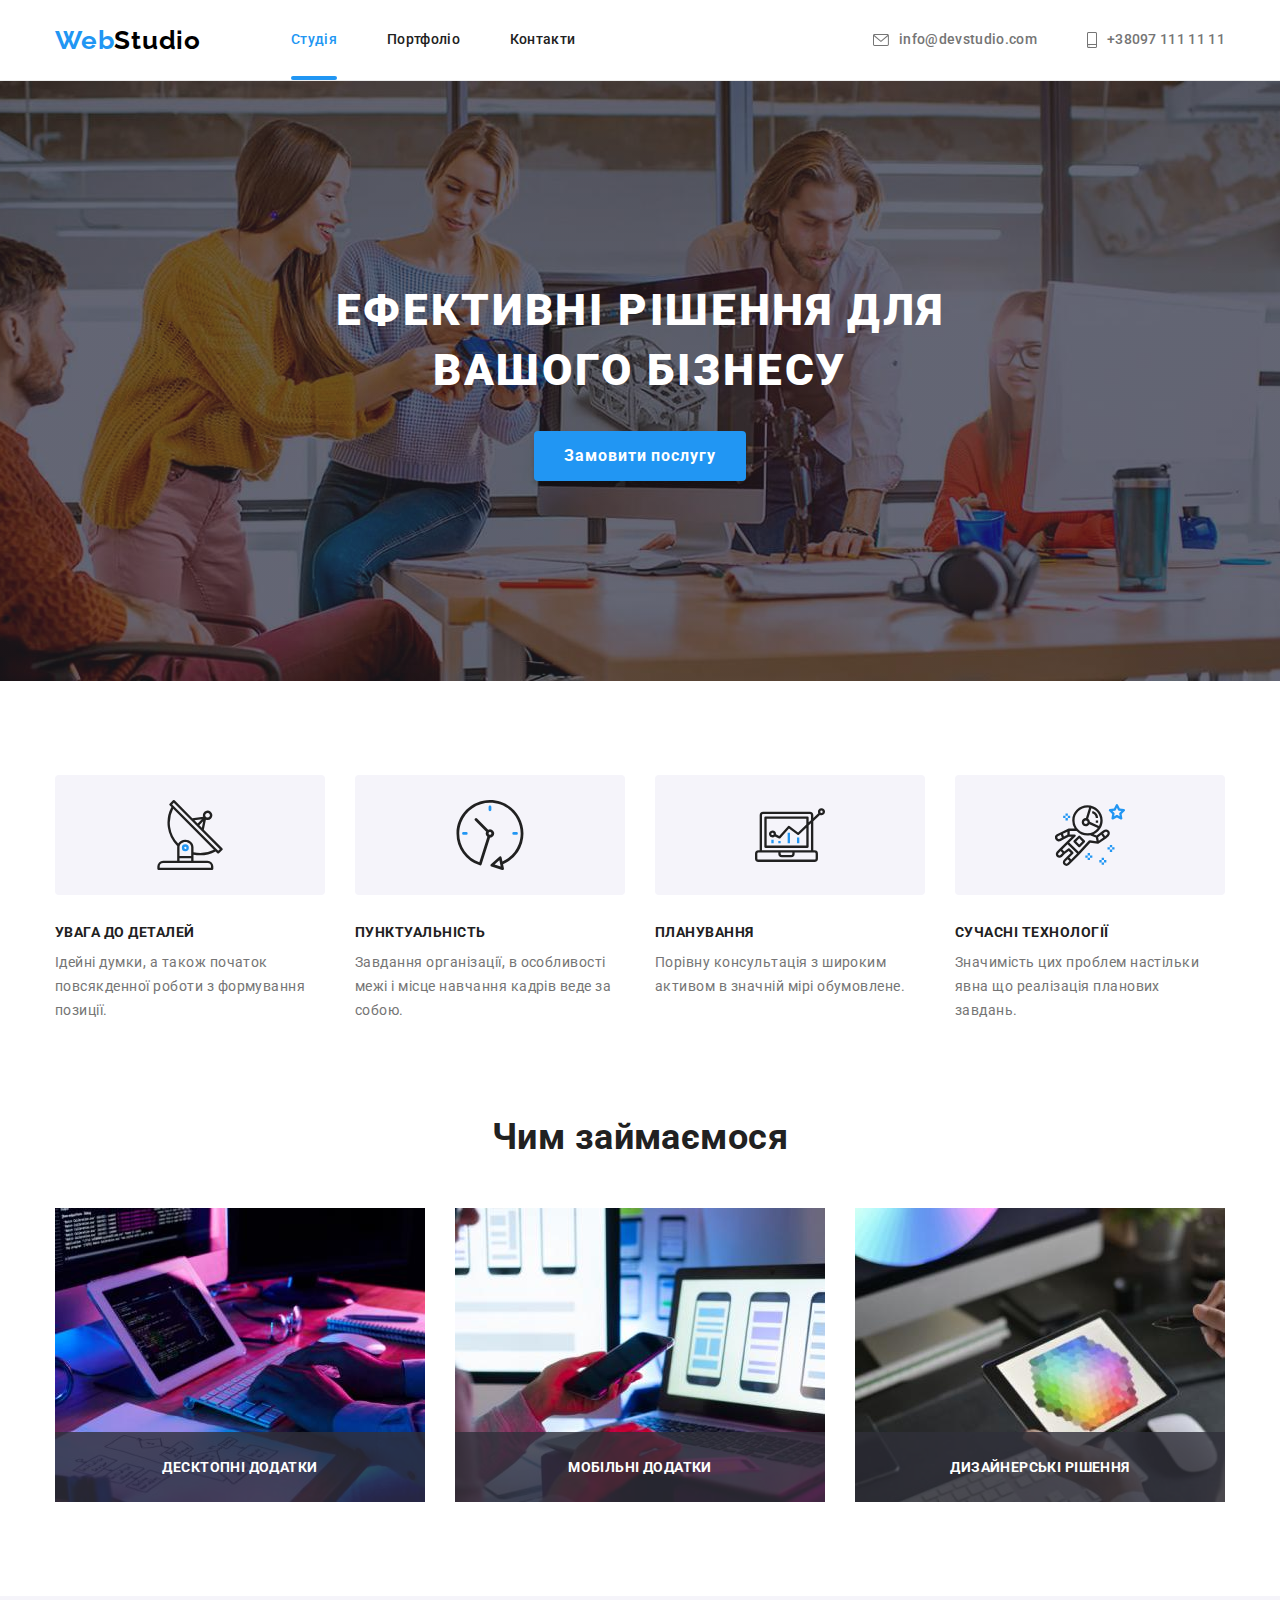
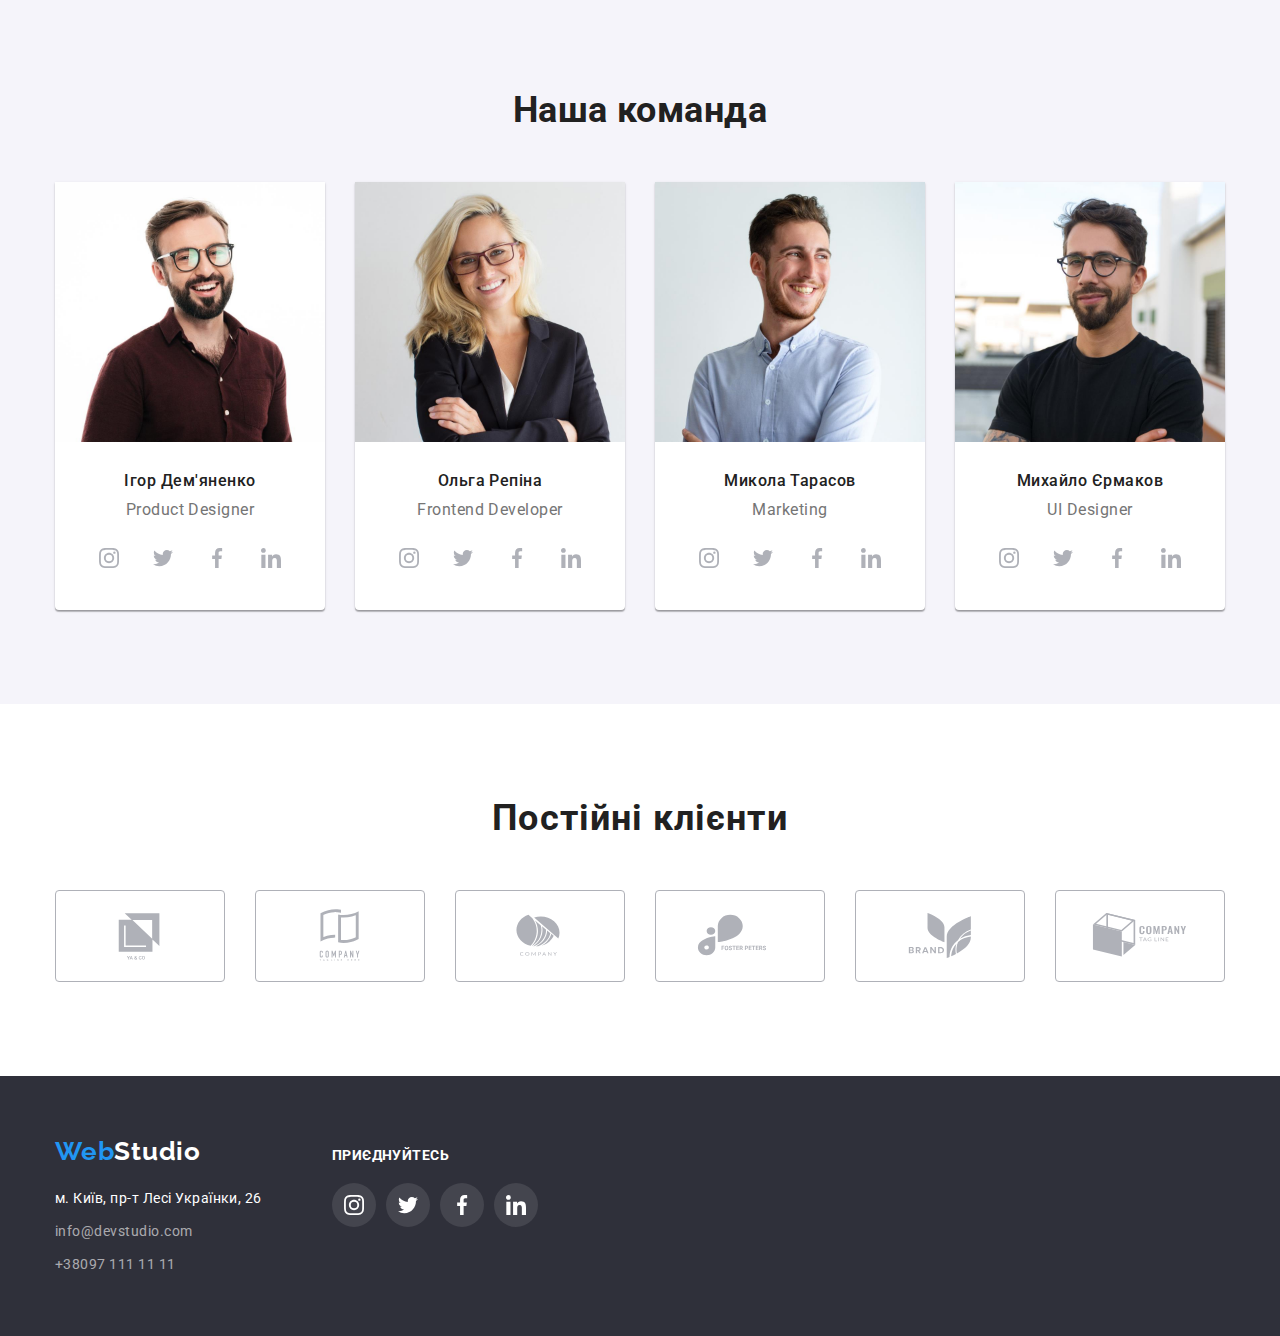
<file: index.html>
<!DOCTYPE html>
<html lang="ru">
<head>
    <meta charset="UTF-8">
    <meta http-equiv="X-UA-Compatible" content="IE=edge">
    <meta name="viewport" content="width=device-width, initial-scale=1.0">
    <title>Студія</title>
    <link rel="preconnect" href="https://fonts.googleapis.com">
    <link rel="preconnect" href="https://fonts.gstatic.com" crossorigin>
    <link href="https://fonts.googleapis.com/css2?family=Raleway:wght@700&family=Roboto:wght@400;500;700;900&display=swap"
        rel="stylesheet">
    <link rel="stylesheet" href="https://cdnjs.cloudflare.com/ajax/libs/modern-normalize/1.1.0/modern-normalize.min.css">
    <link rel="stylesheet" href="./css/styles.css">
</head>
<body class="body">
    
<!-- -===--- ГОЛОВА ---===- -->
    <header class="header">

        <div class="header-container container">

            <a href="./index.html" class="logo noline"><span class="logo-web">Web</span><span class="logo-studio">Studio</span></a>
            
            <nav class="navsite">
                <ul class="navsite-list list">
                    <li class="navsite-item"><a href="./index.html" class="link noline current">Студія</a></li>
                    <li class="navsite-item"><a href="./portfolio.html" class="link noline">Портфоліо</a></li>
                    <li class="navsite-item"><a href="/Контакти" class="link noline">Контакти</a></li>
                </ul>
            </nav>
                
            <ul class="contacts-list list">
                <li><a href="mailto:info@devstudio.com" class="contacts noline">
                    <svg class="contacts-icon" width="16" height="12">
                        <use href="./images/symbol-defs.svg#icon-envelope"></use>
                    </svg>info@devstudio.com</a>
                </li>
                <li><a href="tel:+380971111111" class="contacts noline">
                    <svg class="contacts-icon" width="10" height="16">
                        <use href="./images/symbol-defs.svg#icon-smartphone"></use>
                    </svg>+38097 111 11 11</a>
                </li>
            </ul>
        </div>
    </header>

    <!-- -===--- ТІЛО ---===- -->
    <main>

        <!-- --- ГЕРОЙ --- -->
        <section class="section hero hero-back">
            <div class="container">
                
                <h1 class="hero-title">Ефективні рішення для вашого бізнесу</h1>
                <button type="button" data-modal-open class="btn">Замовити послугу</button>
            </div>
        </section>

        <!-- --- ОСОБЛИВОСТІ --- -->
        <section class="section features">
            <div class="container">

                    <h2 class="features-title hidden">Особливості</h2>

                <ul class="features-list list">
                    <li class="features-list-item">
                        <div class="features-container-icon">
                            <svg class="features-list-icon" width="70" height="70">
                                <use href="./images/symbol-defs.svg#icon-antenna"></use>
                            </svg>
                        </div>

                        <h3 class="features-list-title">Увага до деталей</h3>
                        <p class="features-list-p">
                        Ідейні думки, а також початок повсякденної роботи з формування позиції.
                        </p>
                    </li>
                    <li class="features-list-item">
                        <div class="features-container-icon">
                            <svg class="features-list-icon" width="70" height="70">
                                <use href="./images/symbol-defs.svg#icon-clock"></use>
                            </svg>
                        </div>

                        <h3 class="features-list-title">Пунктуальність</h3>
                        <p class="features-list-p">
                        Завдання організації, в особливості межі і місце навчання кадрів веде за собою.
                        </p>
                    </li>
                    <li class="features-list-item">
                        <div class="features-container-icon">
                            <svg class="features-list-icon" width="70" height="70">
                                <use href="./images/symbol-defs.svg#icon-diagram"></use>
                            </svg>
                        </div>

                        <h3 class="features-list-title">Планування</h3>
                        <p class="features-list-p">
                        Порівну консультація з широким активом в значній мірі обумовлене.
                        </p>
                    </li>
                    <li class="features-list-item">
                        <div class="features-container-icon">
                            <svg class="features-list-icon" width="70" height="70">
                                <use href="./images/symbol-defs.svg#icon-astronaut"></use>
                            </svg>
                        </div>

                        <h3 class="features-list-title">Сучасні технології</h3>
                        <p class="features-list-p">
                        Значимість цих проблем настільки явна що реалізація планових завдань.
                        </p>
                    </li>
                </ul>
            </div>
        </section>

        <!-- --- ЧИМ ЗАЙМАЄМОСЯ ---  -->
        <section class="section ourworks">
            <div class="container">

                <h2 class="ourworks-title">Чим займаємося</h2>
                <ul class="ourworks-list list">
                    <li class="ourworks-list-item"><img src="./images/work1.jpg" alt="картинка1" width="370" class="ourworks-img">
                        <p class="ourworks-list-text">десктопні додатки</p>
                    </li>
                    <li class="ourworks-list-item"><img src="./images/work2.jpg" alt="картинка2" width="370" class="ourworks-img">
                        <p class="ourworks-list-text">мобільні додатки</p>
                    </li>
                    <li class="ourworks-list-item"><img src="./images/work3.jpg" alt="картинка3" width="370" class="ourworks-img">
                        <p class="ourworks-list-text">дизайнерські рішення</p>
                    </li>
                </ul>
            </div>
        </section>

        <!-- --- НАША КОМАНДА --- -->
        <section class="section team">
            <div class="container">

                    <h2 class="team-title">Наша команда</h2>

                <ul class="team-list list">
                    <li class="team-list-item">
                        
                        <img src="./images/igor.jpg" alt="ігор" width="270" class="team-list-img">
                        <h3 class="team-card-title">Ігор Дем'яненко</h3>
                        <p class="team-card-text">Product Designer</p>
                        <ul class="team-soc-list list">
                            <li class="team-soc-item"><a href="" class="team-soc-link">
                                <svg class="team-soc-icon" width="20" height="20">
                                    <use href="./images/symbol-defs.svg#icon-instagram"></use>
                                </svg>
                            </a></li>
                            <li class="team-soc-item"><a href="" class="team-soc-link">
                                <svg class="team-soc-icon" width="20" height="20">
                                    <use href="./images/symbol-defs.svg#icon-twitter"></use>
                                </svg>
                            </a></li>
                            <li class="team-soc-item"><a href="" class="team-soc-link">
                                <svg class="team-soc-icon" width="20" height="20">
                                    <use href="./images/symbol-defs.svg#icon-facebook"></use>
                                </svg>
                            </a></li>
                            <li class="team-soc-item"><a href="" class="team-soc-link">
                                <svg class="team-soc-icon" width="20" height="20">
                                    <use href="./images/symbol-defs.svg#icon-linkedin"></use>
                                </svg>
                            </a></li>
                        </ul>
                    </li>
                    <li class="team-list-item">
                        
                        <img src="./images/olga.jpg" alt="ольга" width="270" class="team-list-img">
                        <h3 class="team-card-title">Ольга Репіна</h3>
                        <p class="team-card-text">Frontend Developer</p>
                        <ul class="team-soc-list list">
                            <li class="team-soc-item"><a href="" class="team-soc-link">
                                <svg class="team-soc-icon" width="20" height="20">
                                    <use href="./images/symbol-defs.svg#icon-instagram"></use>
                                </svg>
                            </a></li>
                            <li class="team-soc-item"><a href="" class="team-soc-link">
                                <svg class="team-soc-icon" width="20" height="20">
                                    <use href="./images/symbol-defs.svg#icon-twitter"></use>
                                </svg>
                            </a></li>
                            <li class="team-soc-item"><a href="" class="team-soc-link">
                                <svg class="team-soc-icon" width="20" height="20">
                                    <use href="./images/symbol-defs.svg#icon-facebook"></use>
                                </svg>
                            </a></li>
                            <li class="team-soc-item"><a href="" class="team-soc-link">
                                <svg class="team-soc-icon" width="20" height="20">
                                    <use href="./images/symbol-defs.svg#icon-linkedin"></use>
                                </svg>
                            </a></li>
                        </ul>
                    </li>
                    <li class="team-list-item">
                        
                        <img src="./images/nik.jpg" alt="микола" width="270" class="team-list-img">
                        <h3 class="team-card-title">Микола Тарасов</h3>
                        <p class="team-card-text">Marketing</p>
                        <ul class="team-soc-list list">
                            <li class="team-soc-item"><a href="" class="team-soc-link">
                                <svg class="team-soc-icon" width="20" height="20">
                                    <use href="./images/symbol-defs.svg#icon-instagram"></use>
                                </svg>
                            </a></li>
                            <li class="team-soc-item"><a href="" class="team-soc-link">
                                <svg class="team-soc-icon" width="20" height="20">
                                    <use href="./images/symbol-defs.svg#icon-twitter"></use>
                                </svg>
                            </a></li>
                            <li class="team-soc-item"><a href="" class="team-soc-link">
                                <svg class="team-soc-icon" width="20" height="20">
                                    <use href="./images/symbol-defs.svg#icon-facebook"></use>
                                </svg>
                            </a></li>
                            <li class="team-soc-item"><a href="" class="team-soc-link">
                                <svg class="team-soc-icon" width="20" height="20">
                                    <use href="./images/symbol-defs.svg#icon-linkedin"></use>
                                </svg>
                            </a></li>
                        </ul>
                    </li>
                    <li class="team-list-item">
                        
                        <img src="./images/mih.jpg" alt="михайло" width="270" class="team-list-img">
                        <h4 class="team-card-title">Михайло Єрмаков</h4>
                        <p class="team-card-text">UI Designer</p>
                        <ul class="team-soc-list list">
                            <li class="team-soc-item"><a href="" class="team-soc-link">
                                <svg class="team-soc-icon" width="20" height="20">
                                    <use href="./images/symbol-defs.svg#icon-instagram"></use>
                                </svg>
                            </a></li>
                            <li class="team-soc-item"><a href="" class="team-soc-link">
                                <svg class="team-soc-icon" width="20" height="20">
                                    <use href="./images/symbol-defs.svg#icon-twitter"></use>
                                </svg>
                            </a></li>
                            <li class="team-soc-item"><a href="" class="team-soc-link">
                                <svg class="team-soc-icon" width="20" height="20">
                                    <use href="./images/symbol-defs.svg#icon-facebook"></use>
                                </svg>
                            </a></li>
                            <li class="team-soc-item"><a href="" class="team-soc-link">
                                <svg class="team-soc-icon" width="20" height="20">
                                    <use href="./images/symbol-defs.svg#icon-linkedin"></use>
                                </svg>
                            </a></li>
                        </ul>
                    </li>
                </ul>

            </div>
        </section>

        <!-- --- ПОСТІЙНІ КЛІЄНТИ --- -->
        <section class="section clients">

            <div class="container">
                
                <h2 class="clients-title">Постійні клієнти</h2>

                <ul class="clients-list list">
                    <li class="clients-list-item"><a href="" class="clients-list-link">
                        <svg class="clients-list-icon" width="106" height="60">
                            <use href="./images/symbol-defs.svg#icon-client-one"></use>
                        </svg>
                    </a></li>
                    <li class="clients-list-item"><a href="" class="clients-list-link">
                        <svg class="clients-list-icon" width="106" height="60">
                            <use href="./images/symbol-defs.svg#icon-client-two"></use>
                        </svg>
                    </a></li>
                    <li class="clients-list-item"><a href="" class="clients-list-link">
                        <svg class="clients-list-icon" width="106" height="60">
                            <use href="./images/symbol-defs.svg#icon-client-three"></use>
                        </svg>
                    </a></li>
                    <li class="clients-list-item"><a href="" class="clients-list-link">
                        <svg class="clients-list-icon" width="106" height="60">
                            <use href="./images/symbol-defs.svg#icon-client-four"></use>
                        </svg>
                    </a></li>
                    <li class="clients-list-item"><a href="" class="clients-list-link">
                        <svg class="clients-list-icon" width="106" height="60">
                            <use href="./images/symbol-defs.svg#icon-client-five"></use>
                        </svg>
                    </a></li>
                    <li class="clients-list-item"><a href="" class="clients-list-link">
                        <svg class="clients-list-icon" width="106" height="60">
                            <use href="./images/symbol-defs.svg#icon-client-six"></use>
                        </svg>
                    </a></li>
                </ul>
            </div>
        </section>

    </main>
        <!-- -===--- НОГИ ---===- -->
    <footer class="footer">
        <div class="container">

            <div class="footer-container-contacts">

                <a href="./index.html" class="logo noline"><span class="logo-web">Web</span><span>Studio</span></a>

                <address class="address">
                    
                    <p>м. Київ, пр-т Лесі Українки, 26</p>
                
                    <ul class="address-list list">
                        <li><a href="mailto:info@devstudio.com" class="contacts-down noline">info@devstudio.com</a></li>
                        <li><a href="tel:+380971111111" class="contacts-down noline">+38097 111 11 11</a></li>
                    </ul>
                </address>
            </div>

            <div class="footer-container-soc">

                <h3 class="footer-soc-title">Приєднуйтесь</h3>
    
                <ul class="footer-soc-list list">
                    <li class="footer-soc-item"><a href="" class="footer-soc-link">
                        <svg class="footer-soc-icon" width="20" height="20">
                            <use href="./images/symbol-defs.svg#icon-instagram"></use>
                        </svg></a>
                    </li>
                    <li class="footer-soc-item"><a href="" class="footer-soc-link">
                        <svg class="footer-soc-icon" width="20" height="20">
                            <use href="./images/symbol-defs.svg#icon-twitter"></use>
                        </svg></a>
                    </li>
                    <li class="footer-soc-item"><a href="" class="footer-soc-link">
                        <svg class="footer-soc-icon" width="20" height="20">
                            <use href="./images/symbol-defs.svg#icon-facebook"></use>
                        </svg></a>
                    </li>
                    <li class="footer-soc-item"><a href="" class="footer-soc-link">
                        <svg class="footer-soc-icon" width="20" height="20">
                            <use href="./images/symbol-defs.svg#icon-linkedin"></use>
                        </svg></a>
                    </li>
                </ul>
            </div>            
        </div>
    </footer>

    <div data-modal class="backdrop is-hidden">
        <div class="modal">
            <button type="button" data-modal-close class="modal-btn-close">
                <svg class="modal-close-icon" width="18" height="18">
                    <use href="./images/symbol-defs.svg#icon-close-black"></use>
                </svg>
            </button>
        </div>
    </div>

    <script src="./js/modal.js"></script>
    
</body>
</html>
</file>
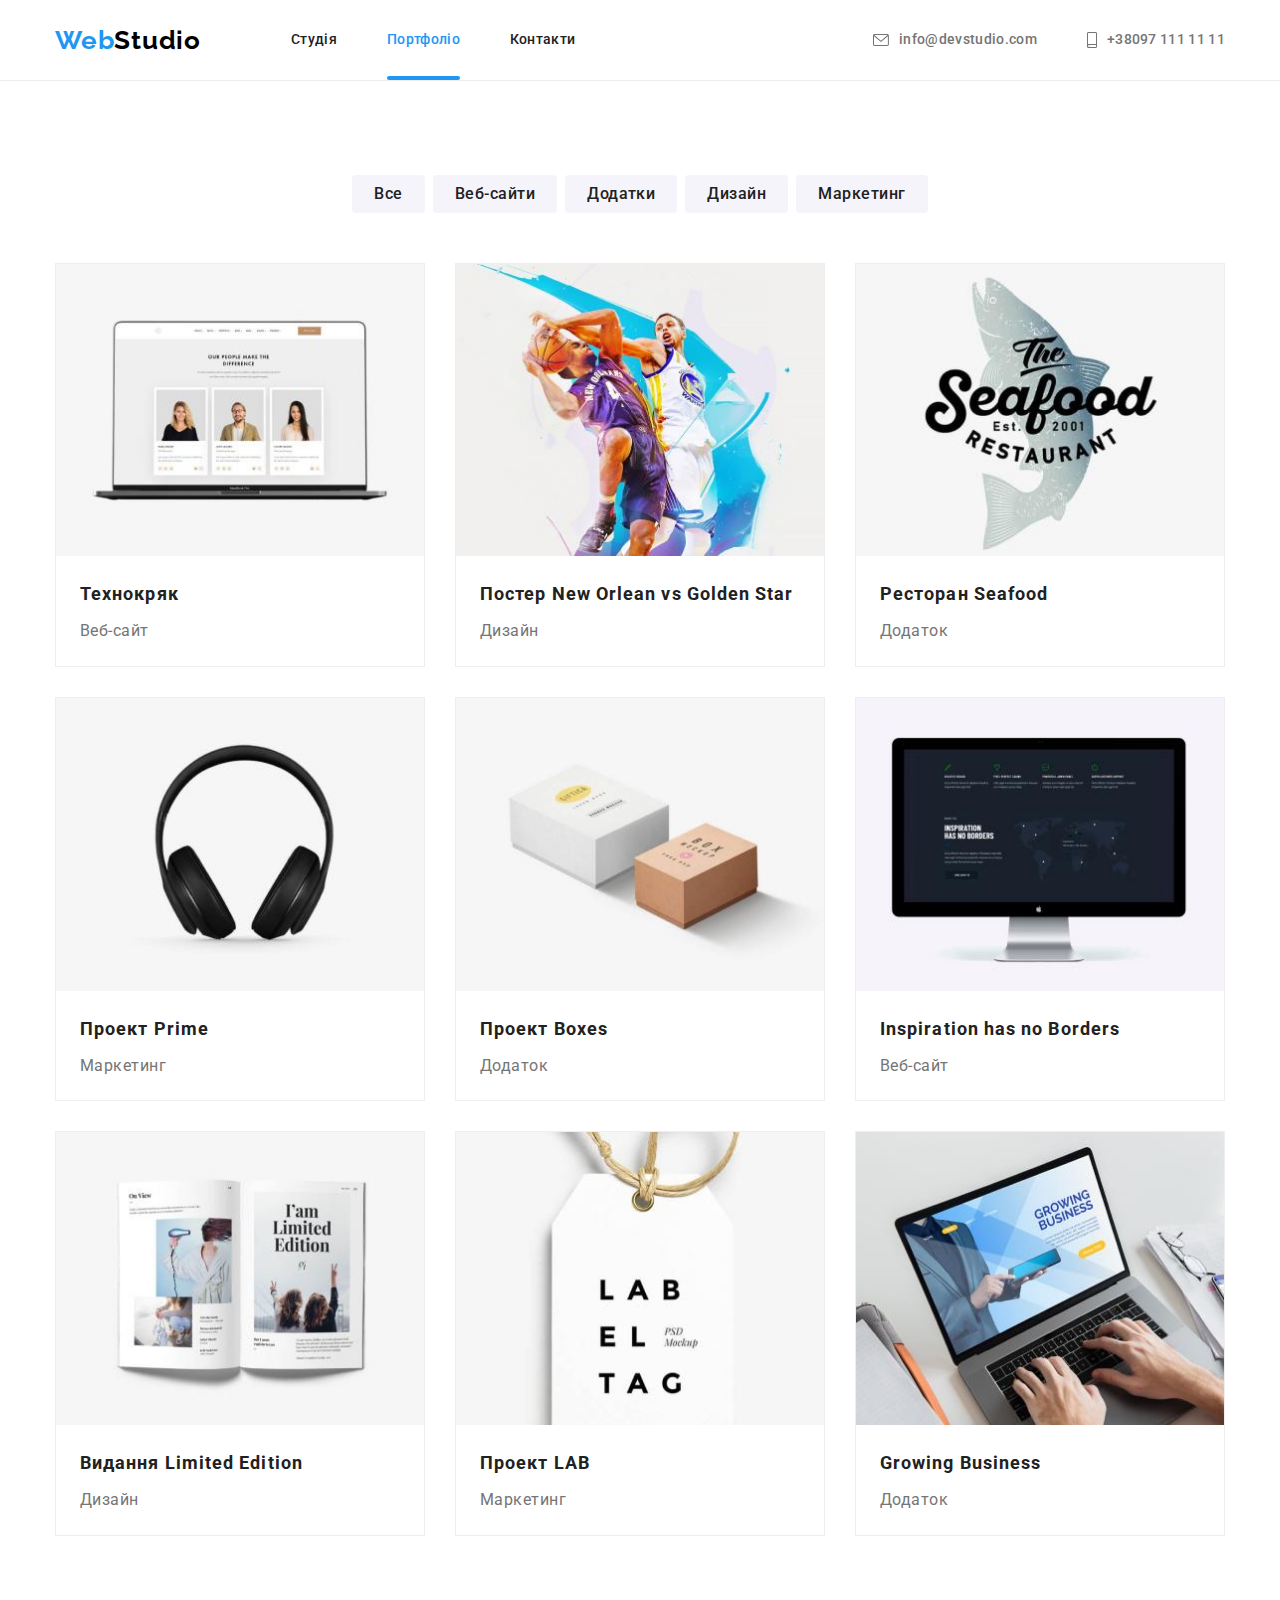
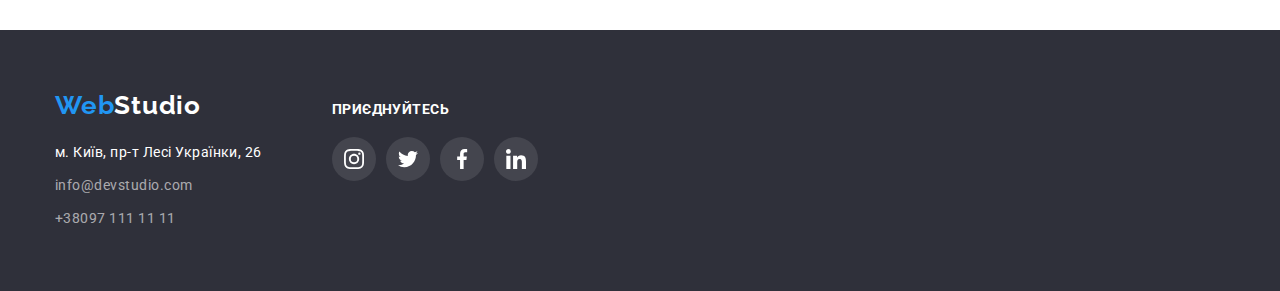
<file: portfolio.html>
<!DOCTYPE html>
<html lang="ru">
<head>
    <meta charset="UTF-8">
    <meta http-equiv="X-UA-Compatible" content="IE=edge">
    <meta name="viewport" content="width=device-width, initial-scale=1.0">
    <title>Портфоліо</title>
    <link rel="preconnect" href="https://fonts.googleapis.com">
    <link rel="preconnect" href="https://fonts.gstatic.com" crossorigin>
    <link href="https://fonts.googleapis.com/css2?family=Raleway:wght@700&family=Roboto:wght@400;500;700;900&display=swap"
        rel="stylesheet">
    <link rel="stylesheet" href="https://cdnjs.cloudflare.com/ajax/libs/modern-normalize/1.1.0/modern-normalize.min.css">
    <link rel="stylesheet" href="./css/styles.css">
</head>
<body>
        <!-- -===--- ГОЛОВА ---===- -->
    <header class="header">
        <div class="header-container container">
        
            <a href="./index.html" class="logo noline"><span class="logo-web">Web</span><span
                    class="logo-studio">Studio</span></a>
        
            <nav class="navsite">
                <ul class="navsite-list list">
                    <li class="navsite-item"><a href="./index.html" class="link noline">Студія</a></li>
                    <li class="navsite-item"><a href="./portfolio.html" class="link noline current">Портфоліо</a></li>
                    <li class="navsite-item"><a href="/Контакти" class="link noline">Контакти</a></li>
                </ul>
            </nav>
        
            <ul class="contacts-list list">
                <li><a href="mailto:info@devstudio.com" class="contacts noline">
                        <svg class="contacts-icon" width="16" height="12">
                            <use href="./images/symbol-defs.svg#icon-envelope"></use>
                        </svg>info@devstudio.com</a>
                </li>
                <li><a href="tel:+380971111111" class="contacts noline">
                        <svg class="contacts-icon" width="10" height="16">
                            <use href="./images/symbol-defs.svg#icon-smartphone"></use>
                        </svg>+38097 111 11 11</a>
                </li>
            </ul>
        </div>
    </header>
        <!-- -===--- ТІЛО ---===- -->
    <main class="main">
        <div class="container">
            <section class="port">
                <h1 class="hidden">Портфоліо</h1>
                <ul class="btn-list list">
                    <li><button type="button" class="btn-port">Все</button>
                    <li><button type="button" class="btn-port">Веб-сайти</button>
                    <li><button type="button" class="btn-port">Додатки</button>
                    <li><button type="button" class="btn-port">Дизайн</button>
                    <li><button type="button" class="btn-port">Маркетинг</button>
                </ul>
                <ul class="select-list list">
                    <li class="select-list-item">
                        <a href="" class="select-list-link noline">
                            <div class="card-top-container">
                                <img src="./images/technokryak.jpg" alt="технокряк">
                                <p class="card-top-text">Сірожка мєга-крутий хлопака. Накачаний, сімпатічьний,
                                    а жарти то взагалі капєц які смішні, один смішніше другого!
                                    Щей на програміста пішов! Ну чим не ідеальний женіх!</p>
                            </div>

                            <div class="card-bottom-container">
                                <h3 class="card-bottom-title">Технокряк</h3>
                                <p class="card-bottom-text">Веб-сайт</p>
                            </div>
                        </a>
                    </li>
                    <li class="select-list-item">
                        <a href="" class="select-list-link noline">
                            <div class="card-top-container">
                                <img src="./images/poster.jpg" alt="постер">
                                <p class="card-top-text">Сірожка мєга-крутий хлопака. Накачаний, сімпатічьний,
                                    а жарти то взагалі капєц які смішні, один смішніше другого!
                                    Щей на програміста пішов! Ну чим не ідеальний женіх!</p>
                            </div>

                            <div class="card-bottom-container">
                                <h3 class="card-bottom-title">Постер New Orlean vs Golden Star</h3>
                                <p class="card-bottom-text">Дизайн</p>
                            </div>
                        </a>
                    </li>
                    <li class="select-list-item">
                        <a href="" class="select-list-link noline">
                            <div class="card-top-container">
                                <img src="./images/seafood.jpg" alt="ресторан сіафуд">
                                <p class="card-top-text">Сірожка мєга-крутий хлопака. Накачаний, сімпатічьний,
                                    а жарти то взагалі капєц які смішні, один смішніше другого!
                                    Щей на програміста пішов! Ну чим не ідеальний женіх!</p>
                            </div>

                            <div class="card-bottom-container">
                                <h3 class="card-bottom-title">Ресторан Seafood</h3>
                                <p class="card-bottom-text">Додаток</p>
                            </div>
                        </a>
                    </li>
                    <li class="select-list-item">
                        <a href="" class="select-list-link noline">
                            <div class="card-top-container">
                                <img src="./images/prime.jpg" alt="проект прайм">
                                <p class="card-top-text">Сірожка мєга-крутий хлопака. Накачаний, сімпатічьний,
                                    а жарти то взагалі капєц які смішні, один смішніше другого!
                                    Щей на програміста пішов! Ну чим не ідеальний женіх!</p>
                            </div>

                            <div class="card-bottom-container">
                                <h3 class="card-bottom-title">Проект Prime</h3>
                                <p class="card-bottom-text">Маркетинг</p>
                            </div>
                        </a>
                    </li>
                    <li  class="select-list-item">
                        <a href="" class="select-list-link noline">
                            <div class="card-top-container">
                                <img src="./images/boxes.jpg" alt="проект боксес">
                                <p class="card-top-text">Сірожка мєга-крутий хлопака. Накачаний, сімпатічьний,
                                    а жарти то взагалі капєц які смішні, один смішніше другого!
                                    Щей на програміста пішов! Ну чим не ідеальний женіх!</p>
                            </div>

                            <div class="card-bottom-container">
                                <h3 class="card-bottom-title">Проект Boxes</h3>
                                <p class="card-bottom-text">Додаток</p>
                            </div>
                        </a>
                    </li>
                    <li class="select-list-item">
                        <a href="" class="select-list-link noline">
                            <div class="card-top-container">
                                <img src="./images/no-borders.jpg" alt="інспірація">
                                <p class="card-top-text">Сірожка мєга-крутий хлопака. Накачаний, сімпатічьний,
                                    а жарти то взагалі капєц які смішні, один смішніше другого!
                                    Щей на програміста пішов! Ну чим не ідеальний женіх!</p>
                            </div>

                            <div class="card-bottom-container">
                                <h3 class="card-bottom-title">Inspiration has no Borders</h3>
                                <p class="card-bottom-text">Веб-сайт</p>
                            </div>
                        </a>
                    </li>
                    <li class="select-list-item">
                        <a href="" class="select-list-link noline">
                            <div class="card-top-container">
                                <img src="./images/limited-edition.jpg" alt="видання лімітед">
                                <p class="card-top-text">Сірожка мєга-крутий хлопака. Накачаний, сімпатічьний,
                                    а жарти то взагалі капєц які смішні, один смішніше другого!
                                    Щей на програміста пішов! Ну чим не ідеальний женіх!</p>
                            </div>

                            <div class="card-bottom-container">
                                <h3 class="card-bottom-title">Видання Limited Edition</h3>
                                <p class="card-bottom-text">Дизайн</p>
                            </div>
                        </a>
                    </li>
                    <li class="select-list-item">
                        <a href="" class="select-list-link noline">
                            <div class="card-top-container">
                                <img src="./images/lab.jpg" alt="проект лаб">
                                <p class="card-top-text">Сірожка мєга-крутий хлопака. Накачаний, сімпатічьний,
                                    а жарти то взагалі капєц які смішні, один смішніше другого!
                                    Щей на програміста пішов! Ну чим не ідеальний женіх!</p>
                            </div>

                            <div class="card-bottom-container">
                                <h3 class="card-bottom-title">Проект LAB</h3>
                                <p class="card-bottom-text">Маркетинг</p>
                            </div>
                        </a>
                    </li>
                    <li class="select-list-item">
                        <a href="" class="select-list-link noline">
                            <div class="card-top-container">
                                <img src="./images/growing-busines.jpg" alt="гровінг бізнес">
                                <p class="card-top-text">Сірожка мєга-крутий хлопака. Накачаний, сімпатічьний,
                                    а жарти то взагалі капєц які смішні, один смішніше другого!
                                    Щей на програміста пішов! Ну чим не ідеальний женіх!</p>
                            </div>

                            <div class="card-bottom-container">
                                <h3 class="card-bottom-title">Growing Business</h3>
                                <p class="card-bottom-text">Додаток</p>
                            </div>
                        </a>
                    </li>
                </ul>
            </section>
        </div>

    </main>
        <!-- -===--- НОГИ ---===- -->
    <footer class="footer">
        <div class="container">
        
            <div class="footer-container-contacts">
        
                <a href="./index.html" class="logo noline"><span class="logo-web">Web</span><span>Studio</span></a>
        
                <address class="address">
        
                    <p>м. Київ, пр-т Лесі Українки, 26</p>
        
                    <ul class="address-list list">
                        <li><a href="mailto:info@devstudio.com" class="contacts-down noline">info@devstudio.com</a></li>
                        <li><a href="tel:+380971111111" class="contacts-down noline">+38097 111 11 11</a></li>
                    </ul>
                </address>
            </div>
        
            <div class="footer-container-soc">
        
                <h2 class="footer-soc-title">Приєднуйтесь</h2>
        
                <ul class="footer-soc-list list">
                    <li class="footer-soc-item"><a href="" class="footer-soc-link">
                            <svg class="footer-soc-icon" width="20" height="20">
                                <use href="./images/symbol-defs.svg#icon-instagram"></use>
                            </svg>
                        </a></li>
                    <li class="footer-soc-item"><a href="" class="footer-soc-link">
                            <svg class="footer-soc-icon" width="20" height="20">
                                <use href="./images/symbol-defs.svg#icon-twitter"></use>
                            </svg>
                        </a></li>
                    <li class="footer-soc-item"><a href="" class="footer-soc-link">
                            <svg class="footer-soc-icon" width="20" height="20">
                                <use href="./images/symbol-defs.svg#icon-facebook"></use>
                            </svg>
                        </a></li>
                    <li class="footer-soc-item"><a href="" class="footer-soc-link">
                            <svg class="footer-soc-icon" width="20" height="20">
                                <use href="./images/symbol-defs.svg#icon-linkedin"></use>
                            </svg>
                        </a></li>
                </ul>
            </div>
        </div>
    </footer>
</body>
</html>
</file>
<file: css/styles.css>
:root {
    --timing-function: cubic-bezier(0.4, 0, 0.2, 1);
    --duration: 250ms;
    
    --accent-color: #2196f3;
    --main-text-color: #757575;
    --main-sections-color: #ffffff;
    --main-icons-color: #AFB1B8;
    --title-text-color: #212121;
    --foothero-back-color: #2F303A;
    --background-main-color: #e5e5e5;
    --back-teamsection-color: #F5F4FA;
    --button-hero-back-color: #188CE8;
    
 }
 
 /* ============================== ЗАГАЛЬНІ ============================== */

body {

    font-family: "roboto", sans-serif;
    letter-spacing: 0.03em;

    background-color: var(--background-main-color);
}

    .list {
        padding: 0;
        margin: 0;
        list-style: none;
        }
    .noline {text-decoration: none;}

    ul, ol {margin: 0; padding: 0;}
    p, h1, h2, h3, h4, h5, h6 {margin: 0;}    

        .hidden {
            position: absolute;
            width: 1px;
            height: 1px;
            margin: -1px;
            border: 0;
            padding: 0;
            white-space: nowrap;
            clip-path: inset(100%);
            clip: rect(0 0 0 0);
            overflow: hidden;
            }

        .container {
            width: 1200px;
            margin-left: auto;
            margin-right: auto;
            padding-left: 15px;
            padding-right: 15px;

            /* outline: 2px solid red; */
        }
        .section {
            padding-top: 94px;
            padding-bottom: 94px;
        }
 img {
    display: block;
    max-width: 100%;
    height: auto;  
}
 /* ============================== ГОЛОВА ============================== */
    .header {
        letter-spacing: 0.02em;

        background-color: #FFFFFF;
        border-bottom: 1px solid #ECECEC;
    }
    .header-container {
        display: flex;
        align-items: center;
    }

/* ---------- логотип ---------- */
    .logo {
        font-family: "raleway", sans-serif;
        font-weight: 700;
        font-size: 26px;
        line-height: 1.19;
        letter-spacing: 0.03em;
    
        color: #ffffff;

        transition: color var(--duration) var(--timing-function);
        }
    
        .logo-web { color: var(--accent-color);       }
        .logo-studio {           
            color: #000000;

        transition: color var(--duration) var(--timing-function);
        }
    
        .logo:hover,
        .logo:focus { color: var(--accent-color);   }
    
        .logo-studio:hover,
        .logo-studio:focus {color: var(--accent-color); }


/* ---------- навігація сайту ---------- */
.navsite {margin-left: 90px;}
    .navsite-list {
        display: flex;
        column-gap: 50px;
    }
    .navsite-item {
        position: relative;
    }

    .link {
        display: block;
        padding-top: 32px;
        padding-bottom: 32px;

        font-weight: 500;
        font-size: 14px;
        line-height: 1.14;

        color: var(--title-text-color);

        transition: color var(--duration) var(--timing-function);
        }
            .link:hover,
            .link:focus {color: var(--accent-color);}
            .link.current {color: var(--accent-color);}

            .link.current::after {
                content: "";
                position: absolute;
                bottom: 0;
                left: 0;

                width: 100%;
                height: 4px;
                
                background-color: var(--accent-color);
                border-radius: 2px;
            }
    
    .contacts-list {
        display: flex;
        margin-left: auto;
        column-gap: 50px;
    }
    .contacts {
        display: flex;
        align-items: center;

        font-weight: 500;
        font-size: 14px;
        line-height: 1.14;

        color: var(--main-text-color);

        transition: color var(--duration) var(--timing-function);
    }
    .contacts-icon {
        margin-right: 10px;
        fill: currentColor;
    }
        
        .contacts:hover, 
        .contacts:focus {
        color: var(--accent-color);
        }
/* ============================== МЕЙН ============================== */
/* ------------------------------ ГЕРОЙ ------------------------------ */
    .hero {
        text-align: center;
        color: #FFFFFF;
        background-color: var(--foothero-back-color);

        padding-top: 200px;
        padding-bottom: 200px;
        margin-right: auto;
        margin-left: auto;
        height: 600px;
        /* max-width: 1600px; */

        background-repeat: no-repeat;
        background-position: center;
        background-size: cover;
        }
    .hero-back { background-image: linear-gradient(to right, rgba(47, 48, 58, 0.4), rgba(47, 48, 58, 0.4)),
            url(../images/hero-fon.jpg);
    }

        .hero-title {
            width: 696px;
            margin-left: auto;
            margin-right: auto;

            margin-bottom: 30px;
     
            font-weight: 900;
            font-size: 44px;
            line-height: 1.36;
            text-transform: uppercase;

            letter-spacing: 0.06em;
            }

        .btn {
            display: inline-block;
            cursor: pointer;
            padding: 10px 30px;
            margin-right: auto;
            margin-right: auto;

            font-family: 'Roboto';
            font-weight: 700;
            font-size: 16px;
            line-height: 1.87;

            text-align: center;
            letter-spacing: 0.06em;

            background-color: var(--accent-color);
            color: #ffffff;
            box-shadow: 0px 4px 4px rgba(0, 0, 0, 0.15);
            border-radius: 4px;
            border: 0;
            
            transition: background-color var(--duration) var(--timing-function), 
                box-shadow var(--duration) var(--timing-function);
            }
            .btn:hover, .btn:focus {
            box-shadow: 0px 4px 4px rgba(0, 0, 0, 0.15);
            background-color: var(--button-hero-back-color);
            }

/* ------------------------------ особливості ------------------------------ */
    .features {
        background-color: var(--main-sections-color);
    }

        .features-list {
            display: flex;
            flex-wrap: wrap;
            gap: 30px;
        }
        .features-list-item {width: calc((100% - 90px) / 4);}

        .features-container-icon {
            display: flex;
            justify-content: center;
            align-items: center;

            width: 270px;
            height: 120px;
            margin-bottom: 30px;
            border-radius: 4px;

            background-color: var(--back-teamsection-color);
        }
        .features-list-icon {}
        .features-list-title {
            margin-bottom: 10px;
            
            font-weight: 700;
            font-size: 14px;
            line-height: 1.14;
            text-transform: uppercase;

            color: var(--title-text-color);
            }
        .features-list-p {

            font-weight: 400;
            font-size: 14px;
            line-height: 1.71;

            color: var(--main-text-color);
            }

/* ------------------------------ чим займаємося ------------------------------ */
.ourworks {
    padding-top: 0;
    background-color: var(--main-sections-color);
    }

    .ourworks-title {
        margin-bottom: 50px;
        
        font-weight: 700;
        font-size: 36px;
        line-height: 1.16;
        text-align: center;

        color: var(--title-text-color);
    }
    .ourworks-list {
        display: flex;
        gap: 30px;
    }

        .ourworks-img {display: block;}
        .ourworks-list-item {position: relative;}
        .ourworks-list-text {
            position: absolute;
            left: 0;
            bottom: 0;

            width: 100%;
            height: 70px;
            padding-top: 27px;
            padding-bottom: 27px;

            font-weight: 700;
            font-size: 14px;
            line-height: 1.143;
            text-align: center;
            letter-spacing: 0.03em;
            text-transform: uppercase;

            color: #FFFFFF;
            background-color: rgba(47, 48, 58, 0.8);
            
            /* opacity: 0;

            transition: opacity var(--duration) var(--timing-function); */
        }
            /* .ourworks-list-item:hover p {opacity: 1;} */
/* ----------------------------- наша команда ------------------------------ */
.team {
    background-color: var(--back-teamsection-color);
}
    .team-title {
        margin-bottom: 50px;

        font-weight: 700;
        font-size: 36px;
        line-height: 1.16;
        text-align: center;

        color: var(--title-text-color);
    }

    .team-list {
        display: flex;
        gap: 30px;
        
    }

    .team-list-item {
        padding-bottom: 30px;
        width: calc((100% - 90px) / 4);
        

        box-shadow: 0px 1px 3px rgba(0, 0, 0, 0.12), 0px 1px 1px rgba(0, 0, 0, 0.14), 0px 2px 1px rgba(0, 0, 0, 0.2);
        border-radius: 0px 0px 4px 4px;
        background-color: var(--main-sections-color)
    }

        .team-list-img {margin-bottom: 30px;}

        .team-card-title {
            margin-bottom: 10px;
            
            font-weight: 500;
            font-size: 16px;
            line-height: 1.18;
            text-align: center;

            color: var(--title-text-color);
        }
        .team-card-text {
            margin-bottom: 16px;

            font-weight: 400;
            font-size: 16px;
            line-height: 1.18;
            text-align: center;

            color: var(--main-text-color);
        }
            .team-soc-list {
                display: flex;
                justify-content: center;
                gap: 10px;
            }
            .team-soc-item {}
            .team-soc-link {
                width: 44px;
                height: 44px;
                border-radius: 50%;

                display: flex;
                align-items: center;
                justify-content: center;

                color: var(--main-icons-color);

                transition: background-color var(--duration) var(--timing-function), 
                    color var(--duration) var(--timing-function);
            }
            .team-soc-icon {fill: currentColor;}
            .team-soc-link:hover, .team-soc-link:focus {
                background-color: var(--accent-color);
                color: #FFFFFF;
            }
/* ------------------------------ Постійні Клієнти ------------------------------ */
.clients {background-color: var(--main-sections-color);}

    .clients-title {
        margin-bottom: 50px;

        font-weight: 700;
        font-size: 36px;
        line-height: 1.16;
        text-align: center;
        letter-spacing: 0.03em;
        
        color: var(--title-text-color);
    }

    .clients-list {
        display: flex;
        justify-content: center;
        gap: 30px;
        
    }
        .clients-list-item {}
        .clients-list-link {
            display: flex;
            justify-content: center;
            align-items: center;

            width: calc((1170px - 150px) / 6);
            height: 92px;
            border: 1px solid var(--main-icons-color);
            border-radius: 4px;

            color: var(--main-icons-color);

            transition: border-color var(--duration) var(--timing-function), 
                color var(--duration) var(--timing-function);
        }
            .clients-list-icon {fill: currentColor;}
        .clients-list-link:hover, .clients-list-link:focus {
            border-color: var(--accent-color);
            color: var(--accent-color);
        }




/* ============================== НОГИ ========================= */
.footer {
    padding-top: 60px;
    padding-bottom: 60px;

    background-color: var(--foothero-back-color);
}
.footer .container {
    display: flex;
    align-items: baseline;

}

    .address {
        margin-top: 20px;

        font-style: normal;
        font-weight: 400;
        font-size: 14px;
        line-height: 1.71;
        
        color: #ffffff;
    }
    .address li {margin-top: 9px;}

        .contacts-down {

        color: rgb(255,255,255,60%);
        
        transition: color var(--duration) var(--timing-function);
        }
        .contacts-down:hover, .contacts-down:focus {color: var(--accent-color);}
    
    .footer-container-soc {margin-left: 70px;}
    .footer-soc-title {
        margin-bottom: 20px;

        font-weight: 700;
        font-size: 14px;
        line-height: 1.143;
        letter-spacing: 0.03em;
        text-transform: uppercase;

        color: #FFFFFF;
    }

    .footer-soc-list {
        display: flex;
        justify-content: center;
        gap: 10px;
    }
    .footer-soc-item {}
    .footer-soc-link {
        width: 44px;
        height: 44px;
        border-radius: 50%;

        display: flex;
        justify-content: center;
        align-items: center;
        
        color: #FFFFFF;
        background-color: rgb(255,255,255,10%);

        transition: background-color var(--duration) var(--timing-function);
    }
    .footer-soc-icon {fill: currentColor;}
        .footer-soc-link:hover, .footer-soc-link:focus {background-color: var(--accent-color);}

/* ============================================================= */
/* ========================= ПОРТФОЛІО ========================= */
.main {
    padding-top: 94px;
    padding-bottom: 94px;

    background-color: var(--main-sections-color);
}

/* --------- кнопки --------- */
.btn-list {
    display: flex;
    justify-content: center;
    gap: 8px;
    margin-bottom: 50px;
}

    .btn-port {
        cursor: pointer;
        padding: 6px 22px;

        font-family: 'Roboto';
        font-weight: 500;
        font-size: 16px;
        line-height: 1.62;
        
        text-align: center;
        letter-spacing: 0.03em;

        background-color: #F5F4FA;
        color: var(--title-text-color);

        border: 0;
        border-radius: 4px;

        transition: background-color var(--duration) var(--timing-function), 
            color var(--duration) var(--timing-function), 
            box-shadow var(--duration) var(--timing-function);
    }

    .btn-port:hover,
    .btn-port:focus {
        background-color: var(--accent-color);
        color: #ffffff;
        box-shadow: 0px 3px 1px rgba(0, 0, 0, 0.1), 0px 1px 2px rgba(0, 0, 0, 0.08), 0px 2px 2px rgba(0, 0, 0, 0.12);
    }
/* ------------ вибірка ------------ */
.select-list {
    display: flex;
    flex-wrap: wrap;
    gap: 30px;
}
    .select-list-item {
        width: calc((100% - 60px) / 3);

        background-color: var(--main-sections-color);
        border: 1px solid #EEEEEE;

        transition: box-shadow var(--duration) var(--timing-function);
    }
    .select-list-item:hover, .select-list-item:focus {
        box-shadow: 0px 1px 1px rgba(0, 0, 0, 0.12), 0px 4px 4px rgba(0, 0, 0, 0.06), 1px 4px 6px rgba(0, 0, 0, 0.16);
    }

        .card-top-container {
            position: relative;

            overflow: hidden;
        }
        .card-top-text {
            position: absolute;
            width: 100%;
            height: 100%;

            padding: 63px 24px;

            font-weight: 400;
            font-size: 18px;
            line-height: 1.555;
            letter-spacing: 0.03em;

            color: #FFFFFF;
            background: rgba(33, 150, 243, 0.9);

            transition: transform var(--duration) var(--timing-function);
        }
        .select-list-link:hover .card-top-text,
         .select-list-link:focus .card-top-text {transform: translateY(-100%);}

        .card-bottom-container {
            padding: 20px 24px;
        }
        .card-bottom-title {
            
            font-weight: 700;
            font-size: 18px;
            line-height: 2;
            letter-spacing: 0.06em;

            color: var(--title-text-color);
        }
        .card-bottom-text {
            margin-top: 4px;

            font-weight: 400;
            font-size: 16px;
            line-height: 1.87;
            letter-spacing: 0.03em;

            color: var(--main-text-color);
        }

/* ===================== МОДАЛКА =================== */
.backdrop {
    position: fixed;
    top: 0;

    width: 100vw;
    height: 100vh;

    background-color: rgba(0, 0, 0, 0.2);

    transition: opacity var(--duration) var(--timing-function) 250ms, 
        visibility var(--duration) var(--timing-function) 250ms;
}
    .modal {
        position: absolute;
        top: 50%;
        left: 50%;
        transform: translate(-50%, -50%);

        width: 528px;
        min-height: 581px;
        background-color: #FFFFFF;
        box-shadow: 0px 1px 3px rgba(0, 0, 0, 0.12), 0px 1px 1px rgba(0, 0, 0, 0.14), 0px 2px 1px rgba(0, 0, 0, 0.2);
        border-radius: 4px;

        transition: transform var(--duration) var(--timing-function);
    }
    .backdrop.is-hidden .modal {
        transform:translate(-50%, -50%) rotateX(90deg);
    }
        .modal-btn-close {
            position: absolute;
            top: 8px;
            right: 8px;

            display: flex;
            align-items: center;
            justify-content: center;
            width: 30px;
            height: 30px;

            background: #FFFFFF;
            border: 1px solid rgba(0, 0, 0, 0.1);
            border-radius: 50%;
        }
        .is-hidden {
            opacity: 0;
            visibility: hidden;
            pointer-events: none;
        }
</file>
